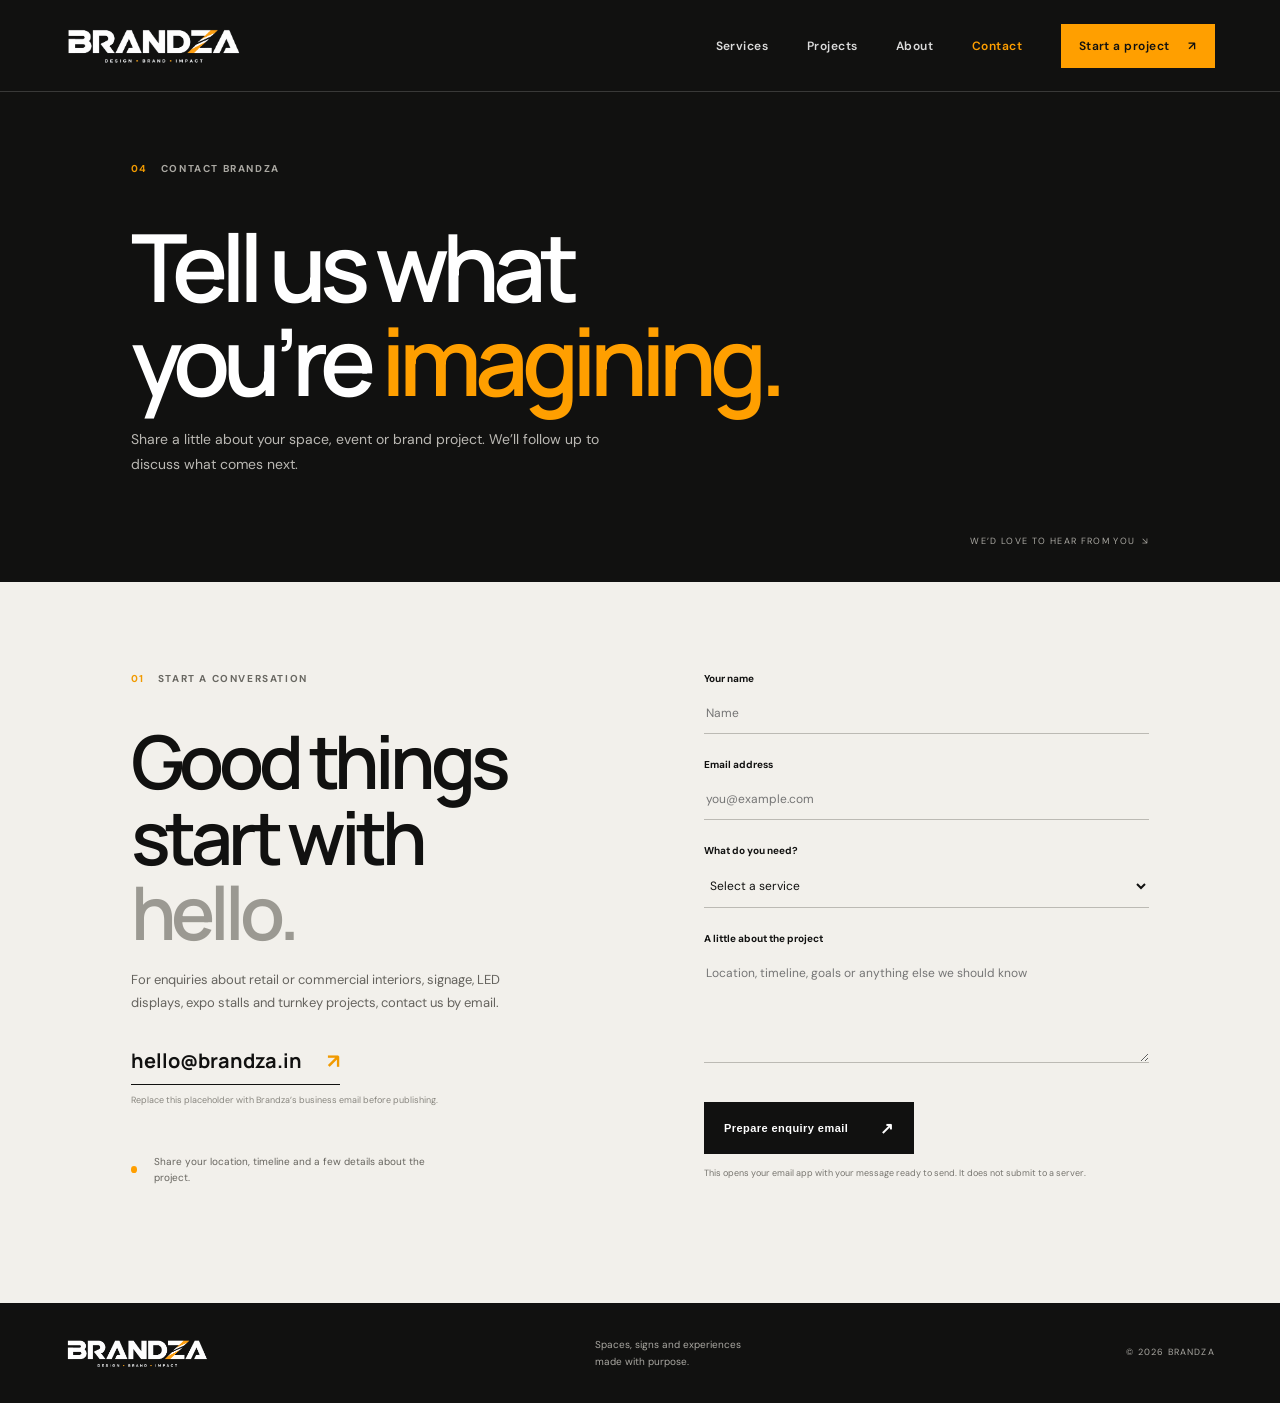
<file: contact.html>
<!doctype html><html lang="en"><head><meta charset="utf-8"><meta name="viewport" content="width=device-width,initial-scale=1"><meta name="theme-color" content="#101010"><meta name="description" content="Contact Brandza to discuss a retail interior, commercial space, signage, LED display, expo stall or turnkey project."><title>Contact — Brandza</title><link rel="preconnect" href="https://fonts.googleapis.com"><link rel="preconnect" href="https://fonts.gstatic.com" crossorigin><link href="https://fonts.googleapis.com/css2?family=DM+Sans:wght@400;500;600;700&family=Manrope:wght@400;500;600;700;800&display=swap" rel="stylesheet"><link rel="stylesheet" href="styles.css">  <link rel="icon" type="image/png" href="/favicon.png">
  <link rel="apple-touch-icon" href="/favicon.png"></head><body>
<a class="skip-link" href="#main">Skip to content</a><header class="site-header inner-header"><a class="brand" href="index.html"><img src="brandza-logo.png" alt="Brandza — Design, Brand, Impact"></a><button class="menu-toggle" aria-expanded="false" aria-controls="site-nav" aria-label="Open menu"><span></span><span></span></button><nav class="site-nav" id="site-nav" aria-label="Main navigation"><a href="services.html">Services</a><a href="projects.html">Projects</a><a href="about.html">About</a><a class="current" href="contact.html">Contact</a><a class="nav-cta" href="contact.html">Start a project <span>↗</span></a></nav></header>
<main id="main"><section class="page-hero section-dark contact-page-hero"><div class="section-label light-label"><span>04</span> CONTACT BRANDZA</div><h1>Tell us what<br>you’re <em>imagining.</em></h1><p>Share a little about your space, event or brand project. We’ll follow up to discuss what comes next.</p><div class="page-hero-index">WE’D LOVE TO HEAR FROM YOU&nbsp; ↘</div></section>
<section class="contact-content section-light"><div class="contact-info"><div class="section-label"><span>01</span> START A CONVERSATION</div><h2>Good things<br>start with <em>hello.</em></h2><p>For enquiries about retail or commercial interiors, signage, LED displays, expo stalls and turnkey projects, contact us by email.</p><a class="contact-email" href="mailto:hello@brandza.in?subject=Brandza%20project%20enquiry">hello@brandza.in <span>↗</span></a><p class="contact-edit-note">Replace this placeholder with Brandza’s business email before publishing.</p><div class="contact-service-note"><span class="tag-dot"></span> Share your location, timeline and a few details about the project.</div></div><form class="enquiry-form" id="enquiry-form"><label for="name">Your name</label><input id="name" name="name" autocomplete="name" required placeholder="Name"><label for="email">Email address</label><input id="email" name="email" type="email" autocomplete="email" required placeholder="you@example.com"><label for="service">What do you need?</label><select id="service" name="service" required><option value="" selected disabled>Select a service</option><option>Retail interiors</option><option>Commercial interiors</option><option>Signage</option><option>LED display</option><option>Expo stall</option><option>Turnkey project</option><option>Something else</option></select><label for="message">A little about the project</label><textarea id="message" name="message" rows="5" required placeholder="Location, timeline, goals or anything else we should know"></textarea><button class="button button-black" type="submit">Prepare enquiry email <span>↗</span></button><p class="form-note">This opens your email app with your message ready to send. It does not submit to a server.</p><p class="form-status" id="form-status" role="status"></p></form></section></main><footer class="site-footer"><a class="footer-brand" href="index.html"><img src="brandza-logo.png" alt="Brandza"></a><span>Spaces, signs and experiences<br>made with purpose.</span><span>© <span class="year"></span> BRANDZA</span></footer><a class="mobile-contact" href="mailto:hello@brandza.in?subject=Brandza%20project%20enquiry">Email us <span>↗</span></a><script src="script.js"></script></body></html>
</file>
<file: styles.css>
:root{--ink:#111110;--paper:#f2f0eb;--white:#fff;--orange:#ff9f00;--muted:#a5a39e;--line:rgba(17,17,16,.18);--dark-line:rgba(255,255,255,.2);--sans:'DM Sans',Arial,sans-serif;--display:'Manrope','DM Sans',sans-serif}*{box-sizing:border-box}html{scroll-behavior:smooth}body{margin:0;background:var(--paper);color:var(--ink);font-family:var(--sans);-webkit-font-smoothing:antialiased}a{color:inherit;text-decoration:none}img{display:block;max-width:100%}.skip-link{position:absolute;left:-999px;top:1rem;background:#fff;color:#000;padding:.8rem;z-index:20}.skip-link:focus{left:1rem}.site-header{height:92px;position:absolute;z-index:10;top:0;left:0;width:100%;display:flex;align-items:center;justify-content:space-between;padding:0 5.1vw;border-bottom:1px solid rgba(255,255,255,.17);color:#fff}.brand{width:178px;display:block}.brand img{width:100%;height:auto;mix-blend-mode:screen}.site-nav{display:flex;align-items:center;gap:clamp(22px,3vw,48px);font-size:12px;font-weight:600;letter-spacing:.04em}.site-nav>a:not(.nav-cta){opacity:.85;transition:opacity .2s}.site-nav>a:hover{opacity:1}.nav-cta{background:var(--orange);color:var(--ink);padding:14px 18px}.nav-cta span{margin-left:15px}.menu-toggle{display:none}.section-dark{background:var(--ink);color:var(--white)}.section-light{background:var(--paper)}.hero{position:relative;min-height:740px;height:min(900px,100svh);padding:92px 5.1vw 0;display:grid;grid-template-columns:1fr 1fr;align-items:center;overflow:hidden}.hero-copy{position:relative;z-index:2;padding:32px 0 76px;max-width:650px}.eyebrow,.section-label{font-size:10px;font-weight:700;letter-spacing:.16em;text-transform:uppercase}.eyebrow{display:flex;align-items:center;gap:10px;color:#d2d0cc;margin:0 0 30px}.eyebrow i,.tag-dot{height:7px;width:7px;border-radius:50%;background:var(--orange);display:inline-block}.hero h1,.section-head h2,.intro h2,.work h2,.approach h2,.contact h2{font-family:var(--display);font-size:clamp(56px,7.4vw,108px);line-height:.99;letter-spacing:-.075em;margin:0;font-weight:600}.hero h1 span,.section-head h2 em,.intro h2 em,.work h2 em,.approach h2 em,.contact h2 em{color:var(--orange);font-style:normal}.hero-intro{font-size:16px;line-height:1.7;max-width:410px;color:#c4c2be;margin:26px 0 30px}.hero-actions{display:flex;align-items:center;gap:27px}.button{height:52px;padding:0 20px;display:inline-flex;align-items:center;gap:32px;font-size:11px;font-weight:700;letter-spacing:.04em}.button-orange{background:var(--orange);color:var(--ink)}.button-orange span,.button-black span{font-size:16px}.text-link{font-size:11px;font-weight:600;color:#eee}.text-link span{color:var(--orange);padding-left:8px}.hero-note{position:absolute;bottom:0;left:0;display:flex;align-items:center;gap:12px;font-size:9px;letter-spacing:.16em;color:#a9a7a2}.note-line{width:34px;height:1px;background:var(--orange)}.hero-visual{height:75%;max-height:650px;position:relative;margin:42px 0 50px 20px}.hero-visual:before{content:"";position:absolute;z-index:1;left:-12px;top:12px;bottom:-12px;width:35%;border:1px solid rgba(255,159,0,.8);pointer-events:none}.hero-visual>img{position:relative;z-index:0;width:100%;height:100%;object-fit:cover;filter:saturate(.72);clip-path:polygon(8% 0,100% 0,100% 100%,0 100%,0 10%)}.hero-image-tag{position:absolute;z-index:2;bottom:20px;left:20px;padding:12px 14px;background:var(--paper);color:var(--ink);font-size:10px;font-weight:600}.tag-dot{margin-right:8px}.hero-index{position:absolute;top:15px;right:14px;z-index:2;font-size:11px;color:#fff;letter-spacing:.1em}.hero-index span{color:#bcbab5}.hero-bottom{position:absolute;bottom:0;left:5.1vw;right:5.1vw;border-top:1px solid rgba(255,255,255,.2);height:52px;display:flex;align-items:center;gap:34px;font-size:9px;font-weight:600;letter-spacing:.15em;color:#aaa9a5}.scroll-cue{margin-left:auto}.intro{padding:118px 10.2vw 42px}.section-label{display:flex;align-items:center;gap:13px;color:#696862}.section-label span{color:#f19a00}.intro-content{display:grid;grid-template-columns:1.2fr .8fr;gap:7vw;align-items:end;margin:53px 0 90px}.intro h2,.work h2,.approach h2{font-size:clamp(48px,6vw,82px)}.intro h2 em,.work h2 em,.approach h2 em{color:#9b9992}.intro-text{max-width:390px;padding-bottom:5px}.intro-text p,.section-head>p,.work-heading>p,.approach-head>p{font-size:14px;line-height:1.8;color:#62615c}.under-link{display:inline-block;font-size:11px;font-weight:700;margin-top:13px;border-bottom:1px solid var(--ink);padding:0 0 9px}.under-link span{padding-left:15px;color:#f19a00}.intro-rule{display:flex;justify-content:space-between;border-top:1px solid var(--line);padding-top:17px;font-size:9px;font-weight:600;letter-spacing:.14em}.orange-mark{color:#ed9000}.services{padding:112px 10.2vw 125px}.section-head,.work-heading,.approach-head{display:flex;justify-content:space-between;align-items:end;gap:40px}.light-label{color:#aaa8a2}.section-head h2{font-size:clamp(52px,6vw,82px);margin-top:38px}.section-head>p{color:#b0aea9;max-width:300px;margin:0 0 9px}.service-grid{display:grid;grid-template-columns:repeat(3,1fr);gap:52px 18px;margin-top:66px}.service-card{display:block;min-width:0}.service-number{display:block;font-size:9px;color:#a7a59f;letter-spacing:.13em;margin-bottom:12px}.service-image{height:220px;overflow:hidden;background:#282725}.service-image img{height:100%;width:100%;object-fit:cover;filter:saturate(.78);transition:transform .5s,filter .5s}.service-card:hover .service-image img{transform:scale(1.04);filter:saturate(1)}.service-title{display:flex;justify-content:space-between;align-items:center;margin-top:16px}.service-title h3,.feature-card-content h3{font-size:20px;letter-spacing:-.04em;font-weight:600;margin:0}.service-title span{color:var(--orange);font-size:17px}.service-card>p,.feature-card-content p{font-size:12px;line-height:1.7;color:#aaa8a2;max-width:300px;margin:8px 0 0}.service-card-feature{background:var(--orange);color:var(--ink);min-height:280px;padding:17px 20px 20px;display:flex;flex-direction:column}.service-card-feature .service-number{color:#5b3c08}.feature-card-content{margin-top:auto}.feature-symbol{display:block;position:relative;font-family:var(--display);font-size:75px;line-height:.8;font-weight:800;letter-spacing:-.1em;margin-bottom:22px}.feature-symbol span{font-size:18px;vertical-align:top;padding-left:8px}.feature-card-content p{color:#49350e}.feature-link{display:block;margin-top:24px;font-size:9px;font-weight:700;letter-spacing:.12em}.work{padding:112px 10.2vw 120px}.work-heading{align-items:end}.work h2{margin-top:38px}.work-heading>p{max-width:320px;margin:0 0 5px}.filter-row{margin:53px 0 24px;border-bottom:1px solid var(--line);display:flex;gap:25px;overflow:auto}.filter{border:0;background:none;font:600 10px var(--sans);color:#77756f;padding:0 0 14px;white-space:nowrap;cursor:pointer;letter-spacing:.04em}.filter.active{color:var(--ink);border-bottom:2px solid var(--orange)}.filter span{font-size:9px;color:#f19a00;margin-left:5px}.project-grid{display:grid;grid-template-columns:1fr 1fr;gap:34px 18px}.project-card[hidden]{display:none}.project-wide{grid-column:span 2}.project-image{display:block;position:relative;overflow:hidden;height:340px;background:#ddd}.project-wide .project-image{height:440px}.project-image img{width:100%;height:100%;object-fit:cover;transition:transform .6s;filter:saturate(.83)}.project-image:hover img{transform:scale(1.025)}.project-open{position:absolute;right:15px;top:15px;width:39px;height:39px;display:grid;place-items:center;background:var(--orange);font-size:17px}.concept-badge{position:absolute;left:14px;bottom:14px;background:rgba(17,17,16,.78);color:#fff;font-size:8px;font-weight:700;letter-spacing:.13em;padding:9px 11px}.project-meta{display:flex;justify-content:space-between;gap:12px;align-items:start;padding-top:14px}.project-meta>div>span,.project-location{font-size:8px;font-weight:700;letter-spacing:.13em;color:#817f79}.project-meta h3{font-family:var(--display);font-size:20px;letter-spacing:-.04em;margin:7px 0 0;font-weight:600}.project-location{padding-top:4px;text-align:right}.portfolio-note{font-size:10px;color:#77756f;margin:36px 0 0}.statement{position:relative;padding:100px 10.2vw 35px;min-height:490px;overflow:hidden}.statement .section-label{position:relative;z-index:1}.statement blockquote{position:relative;z-index:1;font-family:var(--display);font-weight:500;font-size:clamp(42px,6.7vw,92px);line-height:1.05;letter-spacing:-.07em;margin:73px 0 85px}.statement blockquote em{font-style:normal;color:var(--orange)}.statement-orb{position:absolute;width:420px;height:420px;border:1px solid rgba(255,159,0,.35);border-radius:50%;right:13%;top:5%;box-shadow:0 0 0 35px rgba(255,159,0,.025),0 0 0 70px rgba(255,159,0,.02)}.statement-bottom{position:relative;z-index:1;border-top:1px solid var(--dark-line);padding-top:17px;display:flex;justify-content:space-between;font-size:9px;letter-spacing:.14em;color:#aaa8a2}.approach{padding:115px 10.2vw 125px}.approach-head{align-items:end}.approach h2{margin-top:38px}.approach-head>p{max-width:320px;margin:0 0 5px}.steps{margin-top:64px;border-top:1px solid var(--line)}.step{border-bottom:1px solid var(--line);display:grid;grid-template-columns:75px 1fr 25px;align-items:center;gap:16px;padding:24px 0}.step>span{font-size:10px;color:#ee9400;letter-spacing:.1em}.step h3{font-family:var(--display);font-size:20px;font-weight:600;letter-spacing:-.04em;margin:0 0 5px}.step p{font-size:12px;color:#77756f;margin:0;line-height:1.6}.step>b{font-size:14px;font-weight:400;color:#f19a00}.contact{padding:41px 10.2vw 28px;background:var(--orange)}.contact-top,.contact-foot{display:flex;justify-content:space-between;align-items:center}.contact .section-label{color:#482f06}.contact .section-label span{color:#fff}.contact-spark{font-size:27px}.contact-main{display:grid;grid-template-columns:1.2fr .8fr;gap:7vw;align-items:end;padding:75px 0 90px}.contact h2{font-size:clamp(52px,7vw,96px)}.contact h2 em{color:#fff}.contact-side{max-width:340px}.contact-side>p{font-size:13px;line-height:1.75;max-width:305px}.button-black{background:var(--ink);color:#fff;margin-top:15px}.contact-side .contact-edit{font-size:9px;opacity:.65;margin-top:12px}.contact-foot{border-top:1px solid rgba(17,17,16,.25);padding-top:15px;font-size:9px;font-weight:700;letter-spacing:.13em}.site-footer{background:var(--ink);color:#aaa8a2;min-height:100px;padding:22px 5.1vw;display:flex;align-items:center;justify-content:space-between;font-size:10px;line-height:1.7}.footer-brand{width:145px}.footer-brand img{width:100%;mix-blend-mode:screen}.site-footer>span:last-child{font-size:9px;letter-spacing:.13em}.mobile-contact{display:none}
@media(max-width:850px){.site-header{height:76px;padding:0 6vw}.brand{width:145px}.site-nav{gap:18px;font-size:10px}.nav-cta{padding:12px}.hero{padding-left:6vw;padding-right:6vw;min-height:690px}.hero h1{font-size:clamp(56px,9vw,82px)}.hero-visual{margin-left:0;height:60%}.intro,.services,.work,.statement,.approach,.contact{padding-left:7vw;padding-right:7vw}.service-image{height:170px}.project-wide .project-image{height:350px}.project-image{height:280px}}
@media(max-width:620px){.site-header{height:70px;padding:0 5vw}.brand{width:138px}.menu-toggle{display:flex;flex-direction:column;gap:6px;border:0;background:none;padding:10px;z-index:12}.menu-toggle span{display:block;width:23px;height:1px;background:white}.site-nav{position:absolute;top:0;right:0;left:0;padding:90px 7vw 25px;background:#111;display:none;align-items:stretch;flex-direction:column;gap:0;font-size:14px}.site-nav.open{display:flex}.site-nav>a:not(.nav-cta){padding:15px 0;border-bottom:1px solid #343330}.nav-cta{margin-top:17px;text-align:center}.hero{display:flex;flex-direction:column;align-items:stretch;justify-content:center;min-height:870px;height:auto;padding:116px 6vw 72px}.hero-copy{padding:20px 0 25px}.eyebrow{font-size:8px;margin-bottom:22px}.hero h1{font-size:clamp(57px,14vw,82px)}.hero-intro{font-size:14px;max-width:330px;margin:20px 0 23px}.hero-actions{gap:20px}.button{height:48px;padding:0 15px;gap:20px;font-size:10px}.hero-note{position:static;margin-top:29px;font-size:8px}.hero-visual{height:330px;margin:15px 0 15px 9px}.hero-visual:before{left:-9px;top:9px;bottom:-9px}.hero-bottom{left:6vw;right:6vw;gap:14px;height:43px;font-size:7px}.hero-bottom .scroll-cue{display:none}.intro,.services,.work,.statement,.approach,.contact{padding-left:6vw;padding-right:6vw}.intro{padding-top:78px;padding-bottom:30px}.intro-content{display:block;margin:38px 0 54px}.intro h2,.work h2,.approach h2{font-size:clamp(48px,12vw,66px)}.intro-text{margin-top:25px}.intro-text p{font-size:13px}.intro-rule{font-size:7px}.services{padding-top:78px;padding-bottom:82px}.section-head,.work-heading,.approach-head{display:block}.section-head h2,.work h2,.approach h2{margin-top:30px}.section-head>p,.work-heading>p,.approach-head>p{margin-top:20px;max-width:380px}.service-grid{grid-template-columns:1fr 1fr;gap:35px 12px;margin-top:42px}.service-number{font-size:7px}.service-image{height:140px}.service-title h3{font-size:16px}.service-title span{font-size:14px}.service-card>p{font-size:10px}.service-card-feature{min-height:235px;padding:14px}.feature-symbol{font-size:62px}.feature-card-content h3{font-size:17px}.feature-card-content p{font-size:10px}.feature-link{font-size:7px;letter-spacing:.08em}.work{padding-top:78px;padding-bottom:82px}.filter-row{margin:38px 0 19px;gap:18px}.project-grid{gap:26px 10px}.project-image,.project-wide .project-image{height:210px}.project-meta{display:block;padding-top:11px}.project-meta h3{font-size:16px}.project-meta>div>span,.project-location{font-size:7px}.project-location{display:block;text-align:left;margin-top:8px}.concept-badge{left:8px;bottom:8px;font-size:6px;padding:7px}.project-open{right:8px;top:8px;width:30px;height:30px}.portfolio-note{font-size:9px;line-height:1.6}.statement{padding-top:75px;padding-bottom:25px;min-height:370px}.statement blockquote{font-size:clamp(39px,10vw,60px);margin:63px 0 63px}.statement-orb{width:250px;height:250px;right:-10%;top:18%}.statement-bottom{font-size:7px}.approach{padding-top:78px;padding-bottom:82px}.steps{margin-top:40px}.step{grid-template-columns:36px 1fr 18px;gap:10px;padding:20px 0}.step h3{font-size:17px}.step p{font-size:11px}.contact{padding-top:28px;padding-bottom:22px}.contact-main{display:block;padding:57px 0 61px}.contact h2{font-size:clamp(49px,12vw,72px)}.contact-side{margin-top:26px}.contact-side>p{font-size:12px}.contact-foot{font-size:7px}.site-footer{padding:20px 6vw 75px;min-height:130px;gap:12px}.footer-brand{width:112px}.site-footer>span{font-size:8px}.site-footer>span:last-child{font-size:7px;white-space:nowrap}.mobile-contact{display:flex;position:fixed;z-index:8;bottom:12px;left:50%;transform:translateX(-50%);background:var(--orange);color:var(--ink);padding:13px 20px;width:max-content;gap:30px;font-size:11px;font-weight:700;box-shadow:0 4px 20px #0004}}
@media(prefers-reduced-motion:reduce){html{scroll-behavior:auto}*,*:before,*:after{transition:none!important}}
.inner-header{position:relative;background:var(--ink)}.site-nav a.current{color:var(--orange);opacity:1}.page-hero{position:relative;padding:70px 10.2vw 80px;min-height:420px;overflow:hidden}.page-hero>.section-label{margin-bottom:44px}.page-hero h1{font-family:var(--display);font-size:clamp(54px,7.4vw,94px);line-height:1;letter-spacing:-.075em;font-weight:600;margin:0}.page-hero h1 em{font-style:normal;color:var(--orange)}.page-hero>p{color:#bbb9b4;font-size:14px;line-height:1.8;max-width:480px;margin:20px 0 25px}.page-hero-index{position:absolute;right:10.2vw;bottom:35px;color:#aaa8a2;font-size:9px;letter-spacing:.15em}.service-detail-list{padding:10px 10.2vw 70px}.service-detail{display:grid;grid-template-columns:70px 1fr 1fr;gap:30px;align-items:center;padding:66px 0;border-bottom:1px solid var(--line);scroll-margin-top:30px}.detail-index{font-size:12px;font-weight:700;color:#f19a00;align-self:start;padding-top:7px}.detail-index span{display:block;font-size:8px;letter-spacing:.15em;color:#77756f;margin-top:7px}.detail-image{height:360px;overflow:hidden;background:#ddd}.detail-image img{width:100%;height:100%;object-fit:cover}.detail-copy{padding:0 0 0 4vw}.dark-eyebrow{color:#6a4a10!important}.detail-copy .eyebrow{margin:0 0 18px}.detail-copy h2,.about-story-copy h2,.contact-info h2,.mini-cta h2{font-family:var(--display);font-weight:600;font-size:clamp(38px,4.5vw,57px);line-height:1.02;letter-spacing:-.07em;margin:0 0 18px}.detail-copy>p:not(.eyebrow),.about-story-copy>p,.contact-info>p{font-size:13px;line-height:1.8;color:#65635e}.detail-copy ul{padding-left:17px;color:#65635e;font-size:11px;line-height:2}.detail-copy li::marker{color:#f19a00}.detail-copy .under-link{margin-top:13px}.service-detail.reverse .detail-image{grid-column:2;grid-row:1}.service-detail.reverse .detail-copy{grid-column:3;grid-row:1}.service-detail.reverse .detail-index{grid-column:1;grid-row:1}.mini-cta{padding:54px 10.2vw;display:flex;align-items:end;justify-content:space-between;gap:35px}.mini-cta .eyebrow{margin:0 0 21px}.mini-cta h2{font-size:clamp(44px,6vw,74px);margin:0}.mini-cta h2 em{font-style:normal;color:#fff}.mini-cta .button{flex-shrink:0;margin-bottom:5px}.portfolio-page{padding:35px 10.2vw 90px}.portfolio-page .filter-row{margin:0 0 25px}.portfolio-page .project-grid{gap:40px 20px}.about-story{display:grid;grid-template-columns:1fr 1fr;gap:8vw;align-items:center;padding:100px 10.2vw}.about-story-image{height:520px;overflow:hidden}.about-story-image img{height:100%;width:100%;object-fit:cover}.about-story-copy h2{font-size:clamp(48px,6vw,77px);margin-top:38px}.about-story-copy h2 em,.contact-info h2 em{font-style:normal;color:#9b9992}.about-story-copy>p{max-width:480px}.values{padding:82px 10.2vw 95px}.values-grid{display:grid;grid-template-columns:repeat(3,1fr);gap:35px;margin-top:57px}.values-grid article{border-top:1px solid var(--dark-line);padding-top:15px}.values-grid article>span{font-size:9px;color:var(--orange);letter-spacing:.12em}.values-grid h3{font-family:var(--display);font-size:22px;letter-spacing:-.04em;font-weight:600;margin:29px 0 10px}.values-grid p{font-size:12px;line-height:1.8;color:#aaa8a2;max-width:300px}.contact-page-hero{min-height:385px}.contact-content{padding:90px 10.2vw 110px;display:grid;grid-template-columns:1fr 1fr;gap:10vw}.contact-info h2{font-size:clamp(47px,6vw,74px);margin-top:38px}.contact-info>p{max-width:390px}.contact-email{display:inline-flex;align-items:center;gap:25px;font-family:var(--display);font-size:20px;font-weight:700;margin-top:19px;border-bottom:1px solid var(--ink);padding-bottom:10px}.contact-email span{color:#f19a00}.contact-info .contact-edit-note{font-size:9px;color:#88867f;margin-top:7px}.contact-service-note{display:flex;align-items:center;gap:9px;color:#66645e;font-size:10px;line-height:1.6;margin-top:46px;max-width:300px}.enquiry-form{display:flex;flex-direction:column;align-items:stretch}.enquiry-form label{font-size:10px;font-weight:700;margin:0 0 8px}.enquiry-form input,.enquiry-form select,.enquiry-form textarea{width:100%;border:0;border-bottom:1px solid #bcbab4;background:transparent;border-radius:0;padding:12px 2px;margin:0 0 24px;color:var(--ink);font:12px var(--sans);outline:none}.enquiry-form input:focus,.enquiry-form select:focus,.enquiry-form textarea:focus{border-color:#ee9400}.enquiry-form textarea{resize:vertical;min-height:110px}.enquiry-form .button{align-self:flex-start;border:0;cursor:pointer}.form-note,.form-status{font-size:9px;line-height:1.6;color:#77756f;margin:12px 0 0}.form-status{color:#5d430f}
@media(max-width:850px){.page-hero,.service-detail-list,.portfolio-page,.about-story,.values,.contact-content,.mini-cta{padding-left:7vw;padding-right:7vw}.page-hero-index{right:7vw}.service-detail{grid-template-columns:40px 1fr 1fr;gap:20px}.detail-image{height:300px}.detail-copy{padding-left:2vw}.about-story{gap:5vw}.about-story-image{height:430px}}
@media(max-width:620px){.page-hero{padding:52px 6vw 74px;min-height:370px}.page-hero>.section-label{margin-bottom:36px}.page-hero h1{font-size:clamp(48px,12vw,68px)}.page-hero>p{font-size:12px;max-width:360px}.page-hero-index{right:6vw;bottom:22px;font-size:7px}.service-detail-list{padding:0 6vw 45px}.service-detail,.service-detail.reverse{grid-template-columns:35px 1fr;gap:12px;padding:42px 0}.detail-index,.service-detail.reverse .detail-index{grid-column:1;grid-row:1;align-self:start}.detail-image,.service-detail.reverse .detail-image{grid-column:2;grid-row:1;height:240px}.detail-copy,.service-detail.reverse .detail-copy{grid-column:2;grid-row:2;padding:16px 0 0}.detail-copy h2{font-size:42px}.detail-copy>p:not(.eyebrow){font-size:12px}.mini-cta{padding:42px 6vw;display:block}.mini-cta h2{font-size:48px}.mini-cta .button{margin-top:26px}.portfolio-page{padding:26px 6vw 68px}.portfolio-page .project-grid{gap:26px 10px}.about-story{display:flex;flex-direction:column;padding:65px 6vw;gap:32px;align-items:stretch}.about-story-image{height:330px}.about-story-copy h2{font-size:54px;margin-top:30px}.values{padding:65px 6vw 70px}.values-grid{grid-template-columns:1fr;gap:24px;margin-top:36px}.values-grid h3{margin-top:19px}.contact-content{padding:65px 6vw 80px;display:block}.contact-info h2{font-size:55px;margin-top:30px}.contact-info>p{font-size:12px}.contact-service-note{margin-top:30px}.enquiry-form{margin-top:55px}}
</file>
